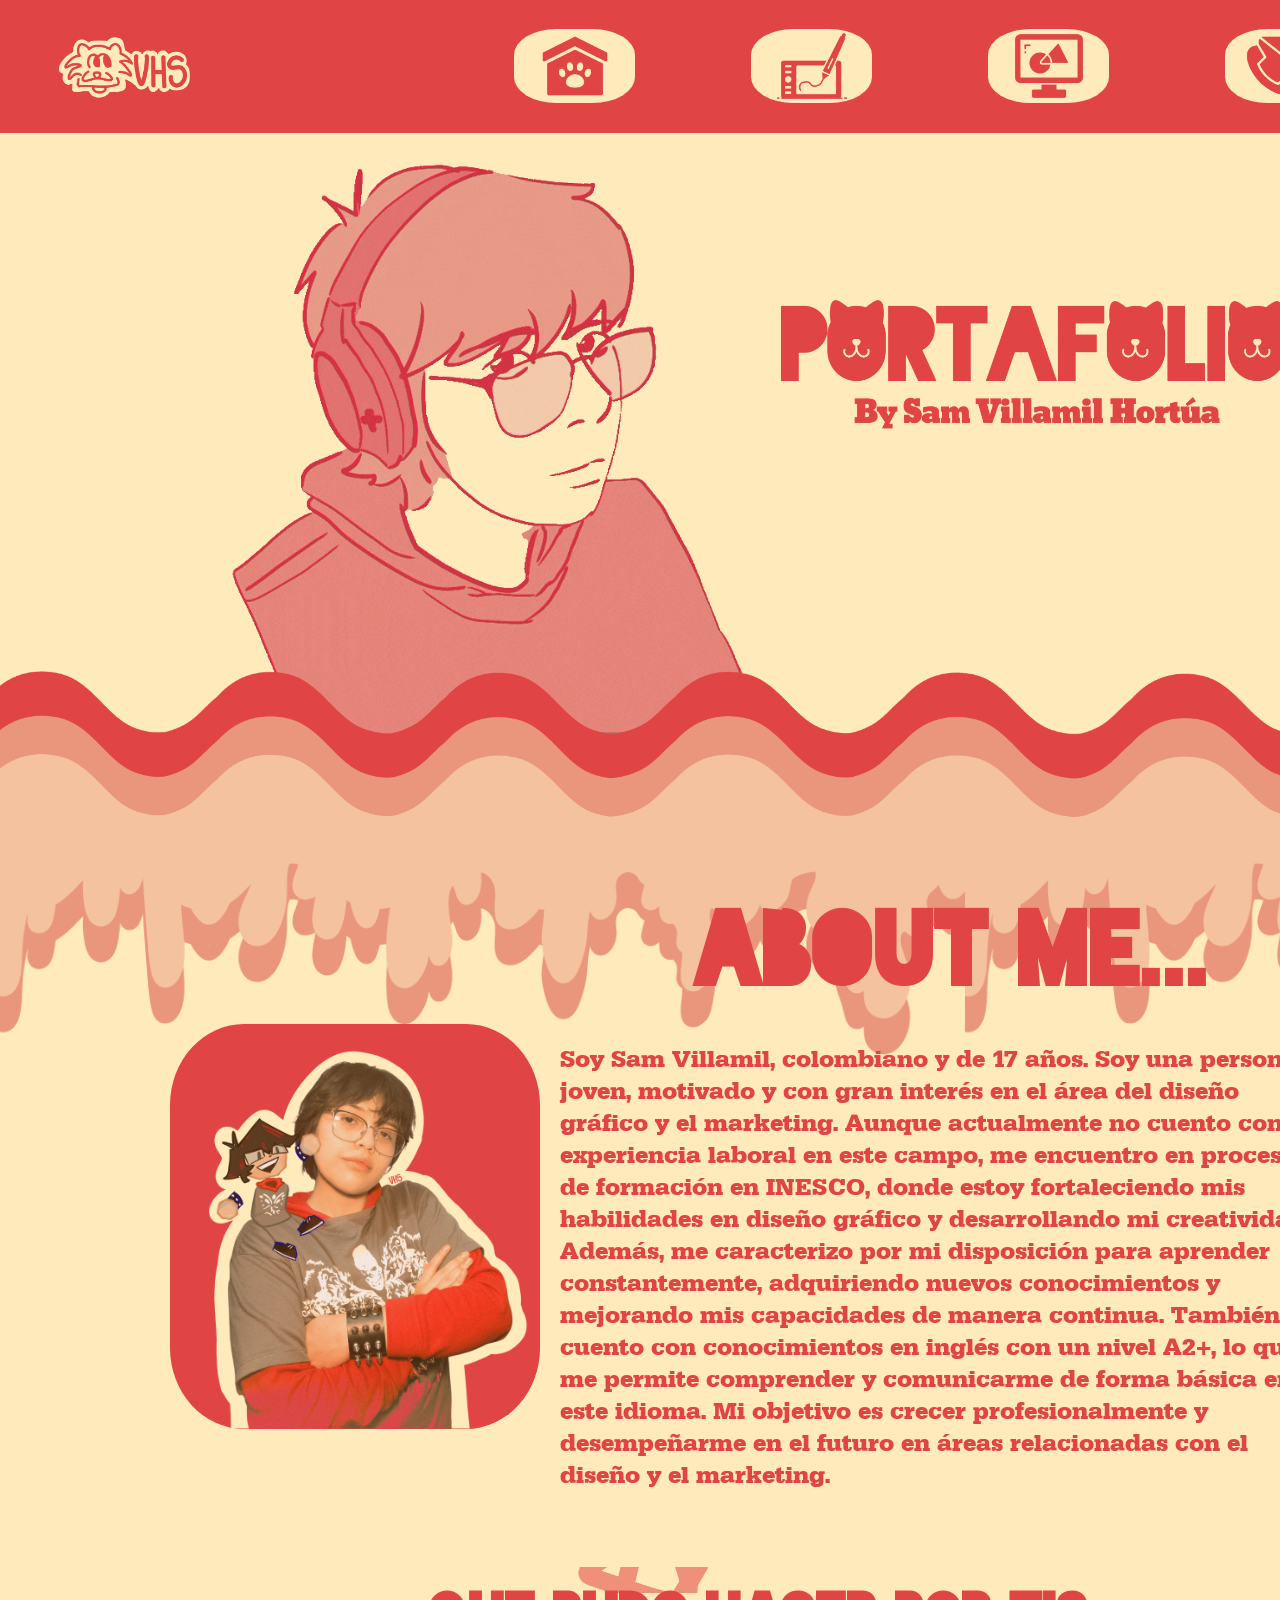
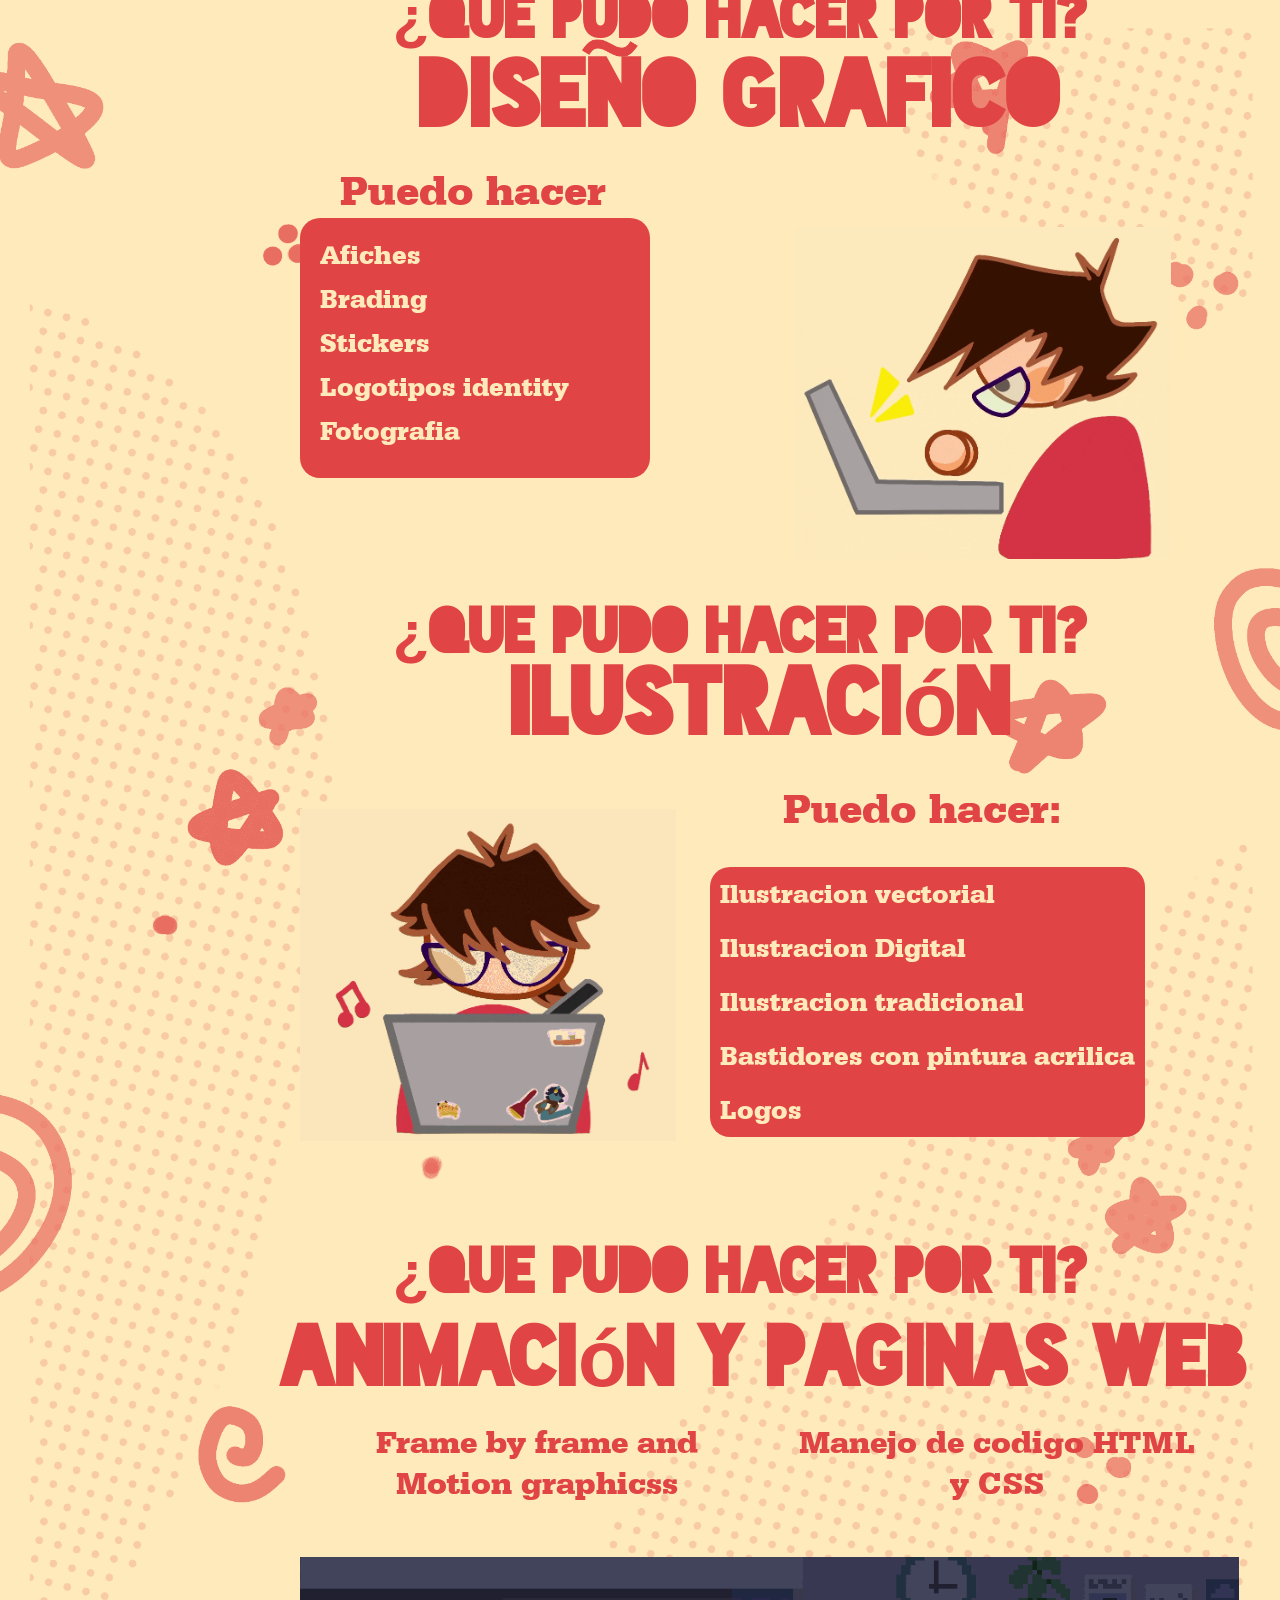
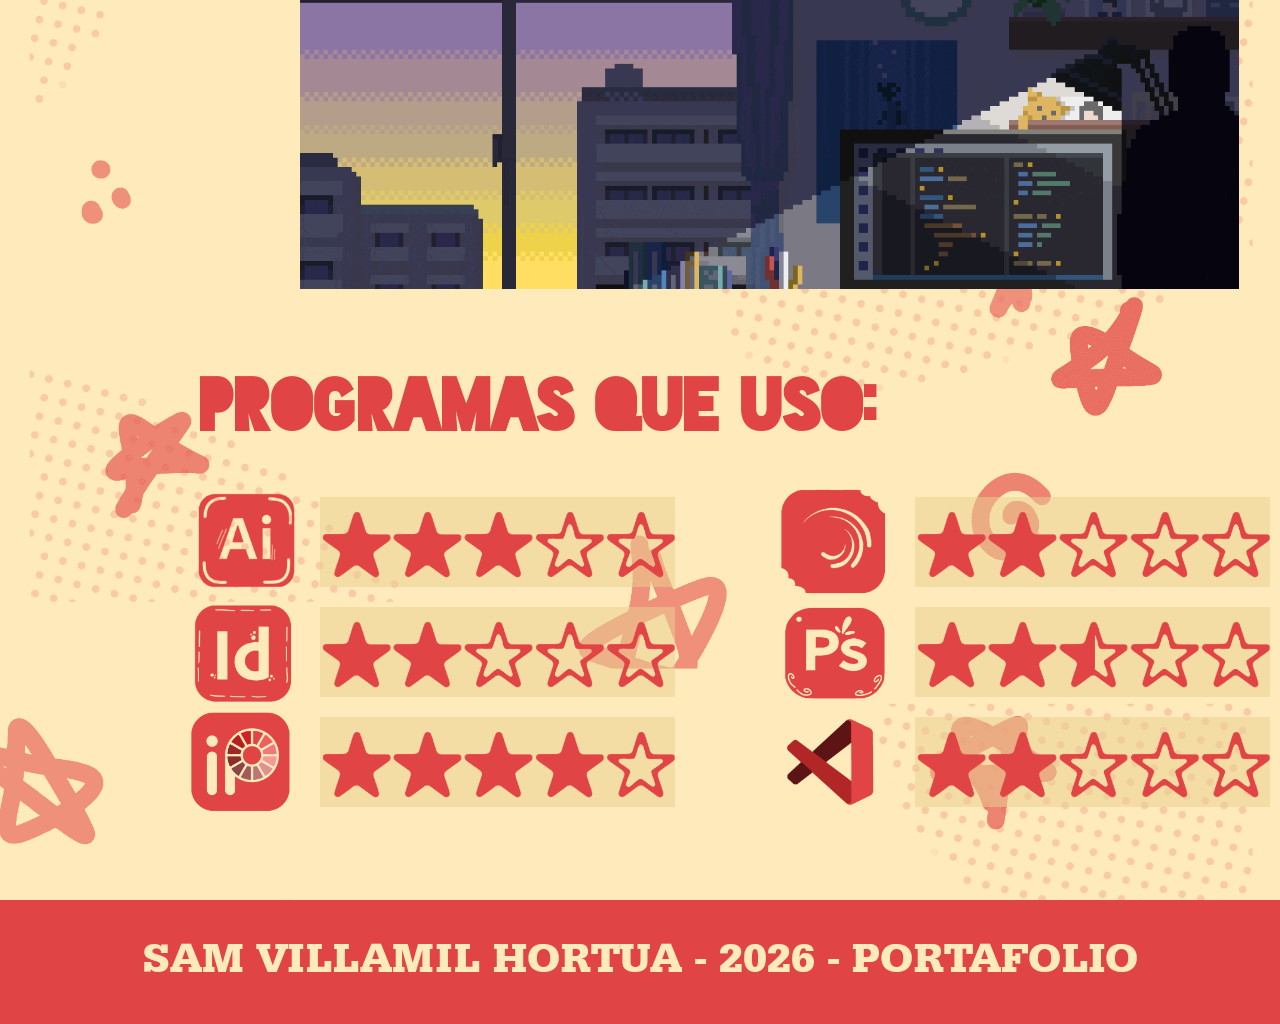
<file: index.html>
<!DOCTYPE html>
<html>

<head>
    <link href="./css/inicio.css" rel="stylesheet" />
    <title>Document</title>
</head>

<body>
    <header class="encabezado absu">
        <section class="interior absu">
            <div class="VHS absu"></div>
            <ul class="menu absu">
                <a href="index.html">
                    <li class="btn home img"></li>
                </a>
                <a href="ilustra.html">
                    <li class="btn ilustracion img"></li>
                </a>
                <a href="diseñoG.html">
                    <li class="btn digital img"></li>
                </a>
                <a href="contacto.html">
                    <li class="btn contactar img"></li>
                </a>
            </ul>
        </section>
    </header>
    <main class="cuerpo absu">
                <article class="elementos">
                    <section class="me_name absu">
                        <div class="meD absu"></div>
                        <div class="name absu"></div>
                    </section>
                    <div class="honda absu"></div>
                </article>
            </div>
            <div class="informacion absu">
                <article class="elementos2 absu">
                    <p class="texto1 absu">Soy Sam Villamil, colombiano y de 17 años. Soy una persona joven, motivado y con gran interés en el área del diseño gráfico y el marketing. Aunque actualmente no cuento con experiencia laboral en este campo, me encuentro en proceso de formación en INESCO, donde estoy fortaleciendo mis habilidades en diseño gráfico y desarrollando mi creatividad. Además, me caracterizo por mi disposición para aprender constantemente, adquiriendo nuevos conocimientos y mejorando mis capacidades de manera continua. También cuento con conocimientos en inglés con un nivel A2+, lo que me permite comprender y comunicarme de forma básica en este idioma. Mi objetivo es crecer profesionalmente y desempeñarme en el futuro en áreas relacionadas con el diseño y el marketing.</p>
                    <h2 class="info absu">ABOUT ME...</h2>
                    <div class="fotome absu"></div>
                </article>
        <article class="part2 absu">
            <h2 class="pregunta absu"> ¿Que pudo hacer por ti?</h2>
            <h2 class="habilidad1 absu"> Diseno Grafico</h2>
            <div class="titulo_formaÑ absu"></div>
            <section class="contenido1 absu">
                <p class="Make num1">Puedo hacer</p>
                <ul class="lista1">
                    <li class="lista01">Afiches</li>
                    <li class="lista01">Brading</li>
                    <li class="lista01">Stickers</li>
                    <li class="lista01">Logotipos identity</li>
                    <li class="lista01">Fotografia</li>
                </ul>
                <div class="dibujo2 absu"></div>
            </section>
        </article>
        <article class="part3 absu">
            <h2 class="pregunta2 absu"> ¿Que pudo hacer por ti?</h2>
            <h2 class="habilidad2 absu"> Ilustración </h2>
            <section class="contenido2 absu">
                <p class="Make num2">Puedo hacer:</p>
                <ul class="lista2">
                    <li class="lista02 primero">Ilustracion vectorial</li>
                    <li class="lista02">Ilustracion Digital</li>
                    <li class="lista02">Ilustracion tradicional</li>
                    <li class="lista02">Bastidores con pintura acrilica</li>
                    <li class="lista02">Logos</li>
                </ul>
                <div class="dibujo3 absu"></div>
            </section>
        </article>
        <article class="part4 absu">
            <h2 class="pregunta3 absu"> ¿Que pudo hacer por ti?</h2>
            <h2 class="habilidad3 absu"> Animación y Paginas web</h2>
            <section class="lista3 absu">
                <p class="dos_cosas absu">Frame by frame and Motion graphicss</p>
                <p class="dos_cosas derecho absu">Manejo de codigo HTML y CSS</p>
            </section>
            <div class="dibujo4 absu"></div>
        </article>
        <article class="apps absu">
            <h2 class="programas absu">Programas que uso:</h2>
            <section class="puntuacion absu">
                <article class="logo_stars absu">
                    <a href="https://www.adobe.com/co/products/illustrator/campaign/pricing.html?sdid=ZFN4F954&mv=search&mv2=paidsearch&ef_id=CjwKCAjw14zPBhAuEiwAP3-Eb-jHeyANZskdhIqOCxu9r-uWZx4-LvfZsxE-NN9jiHR3ILsbjFAyTBoClpwQAvD_BwE:G:s&s_kwcid=AL!3085!3!719866302669!e!!g!!adobe%20illustrator!21874960727!173809609110&gad_source=1&gad_campaignid=21874960727&gbraid=0AAAAADxybVqfRrCJ10BMXyv-_8QQWJgBM&gclid=CjwKCAjw14zPBhAuEiwAP3-Eb-jHeyANZskdhIqOCxu9r-uWZx4-LvfZsxE-NN9jiHR3ILsbjFAyTBoClpwQAvD_BwE"><div class="logo sec1 absu"></div></a>
                    <a href="https://www.adobe.com/co/products/indesign.html?sdid=Z662FJM6&mv=search&mv2=paidsearch&ef_id=CjwKCAjw14zPBhAuEiwAP3-Eb966ZqRDH5oP9jiVU_vNp0gCXNcxyBjPWrUfi_Aoioz_AXxu3to7JxoCYVMQAvD_BwE:G:s&s_kwcid=AL!3085!3!719866302849!e!!g!!indesign%20adobe!21874960538!170937933578&gad_source=1&gad_campaignid=21874960538&gbraid=0AAAAADxybVoKngKg0opct-X8EarqPW0Nq&gclid=CjwKCAjw14zPBhAuEiwAP3-Eb966ZqRDH5oP9jiVU_vNp0gCXNcxyBjPWrUfi_Aoioz_AXxu3to7JxoCYVMQAvD_BwE"><div class="logo sec2 absu"></div></a>
                    <a href="https://ibispaint.com/?lang=es"><div class="logo sec3 absu"></div></a>
                    <div class="stars points1 absu"></div>
                    <div class="stars points2 absu"></div>
                    <div class="stars points3 absu"></div>
                </article>
                <article class="logo_stars2 absu">
                    <a href="https://play.google.com/store/apps/details?id=com.alightcreative.motion&hl=en"><div class="logo2 sec4 absu"></div></a>
                    <a href="https://www.adobe.com/products/photoshop.html"><div class="logo2 sec5 absu"></div></a>
                    <a href="https://code.visualstudio.com/"><div class="logo2 sec6 absu"></div></a>
                    <div class="stras2 points4 absu"></div>
                    <div class="stras2 points5 absu"></div>
                    <div class="stras2 points6 absu"></div>
                </article>
            </section>
        </article>
    </main>
    <footer class="pie_pg"> SAM VILLAMIL HORTUA - 2026 - PORTAFOLIO</footer>
</body>

</html>
</file>
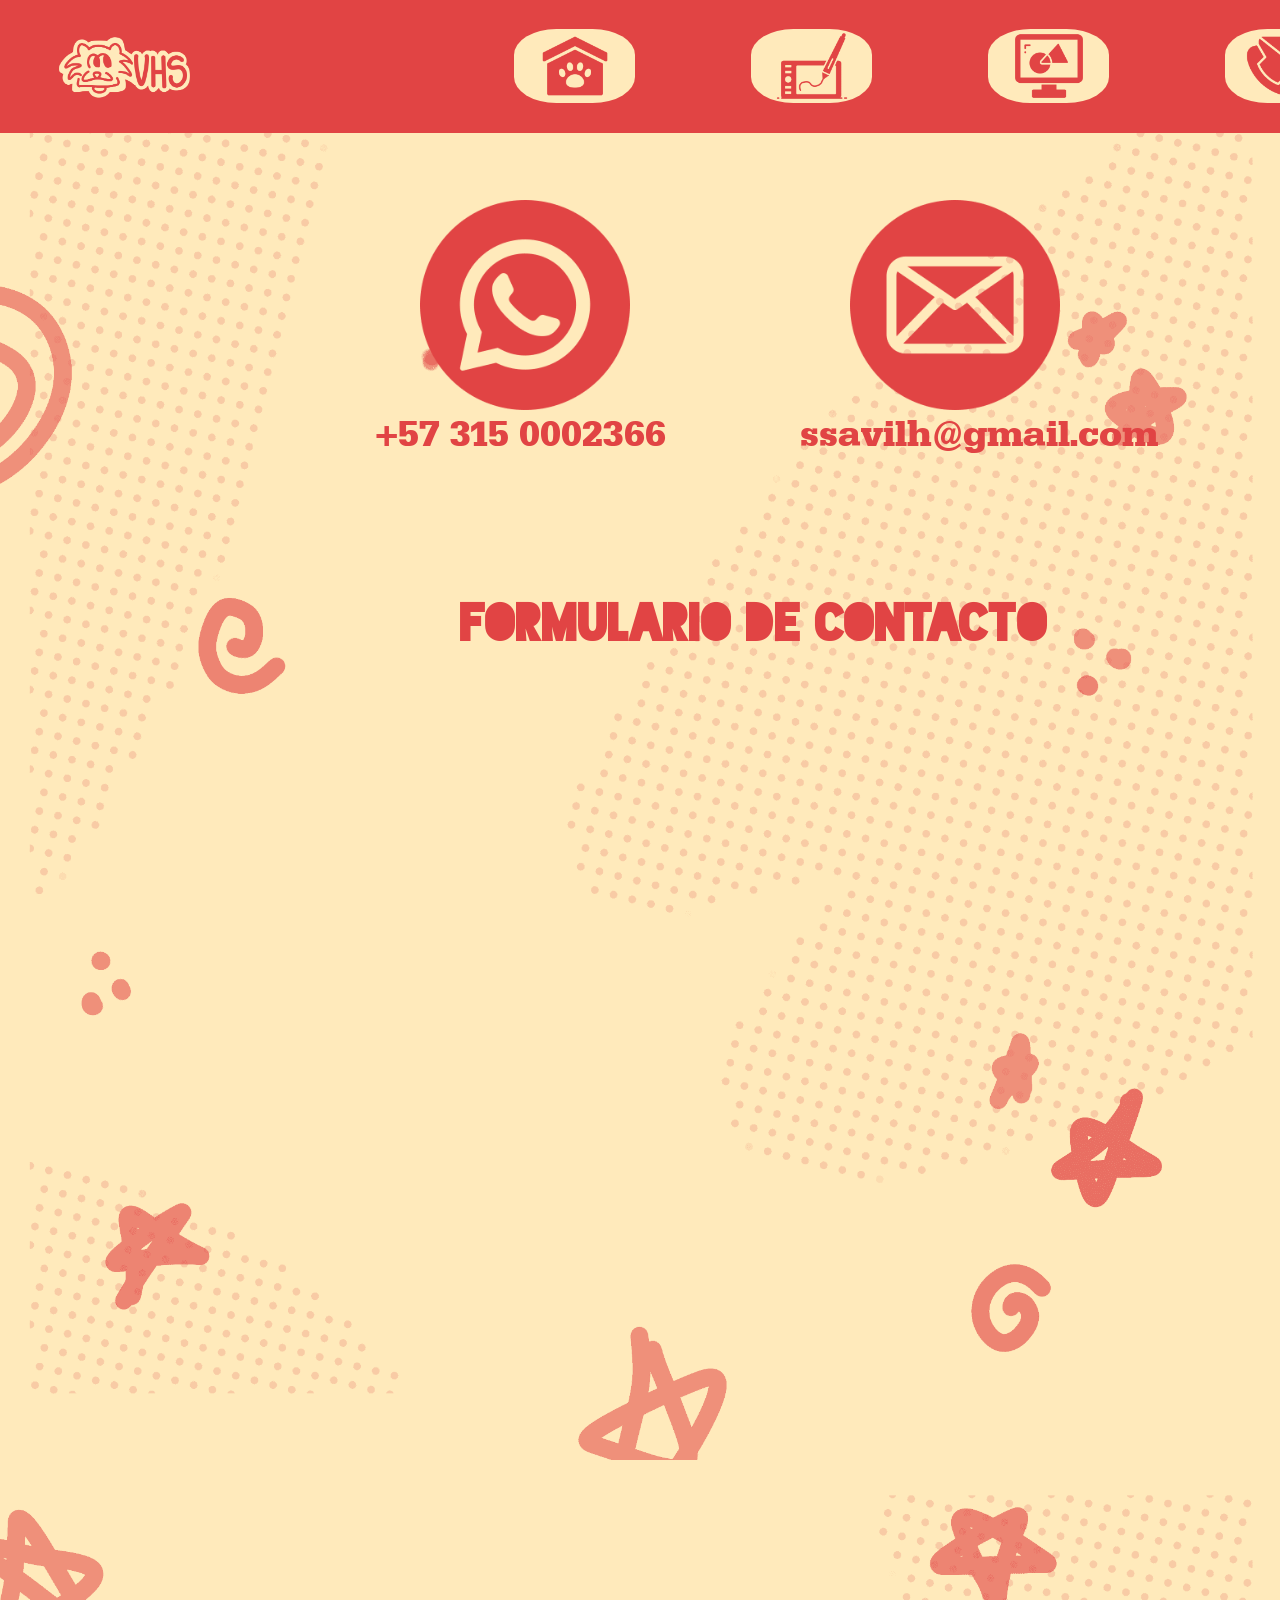
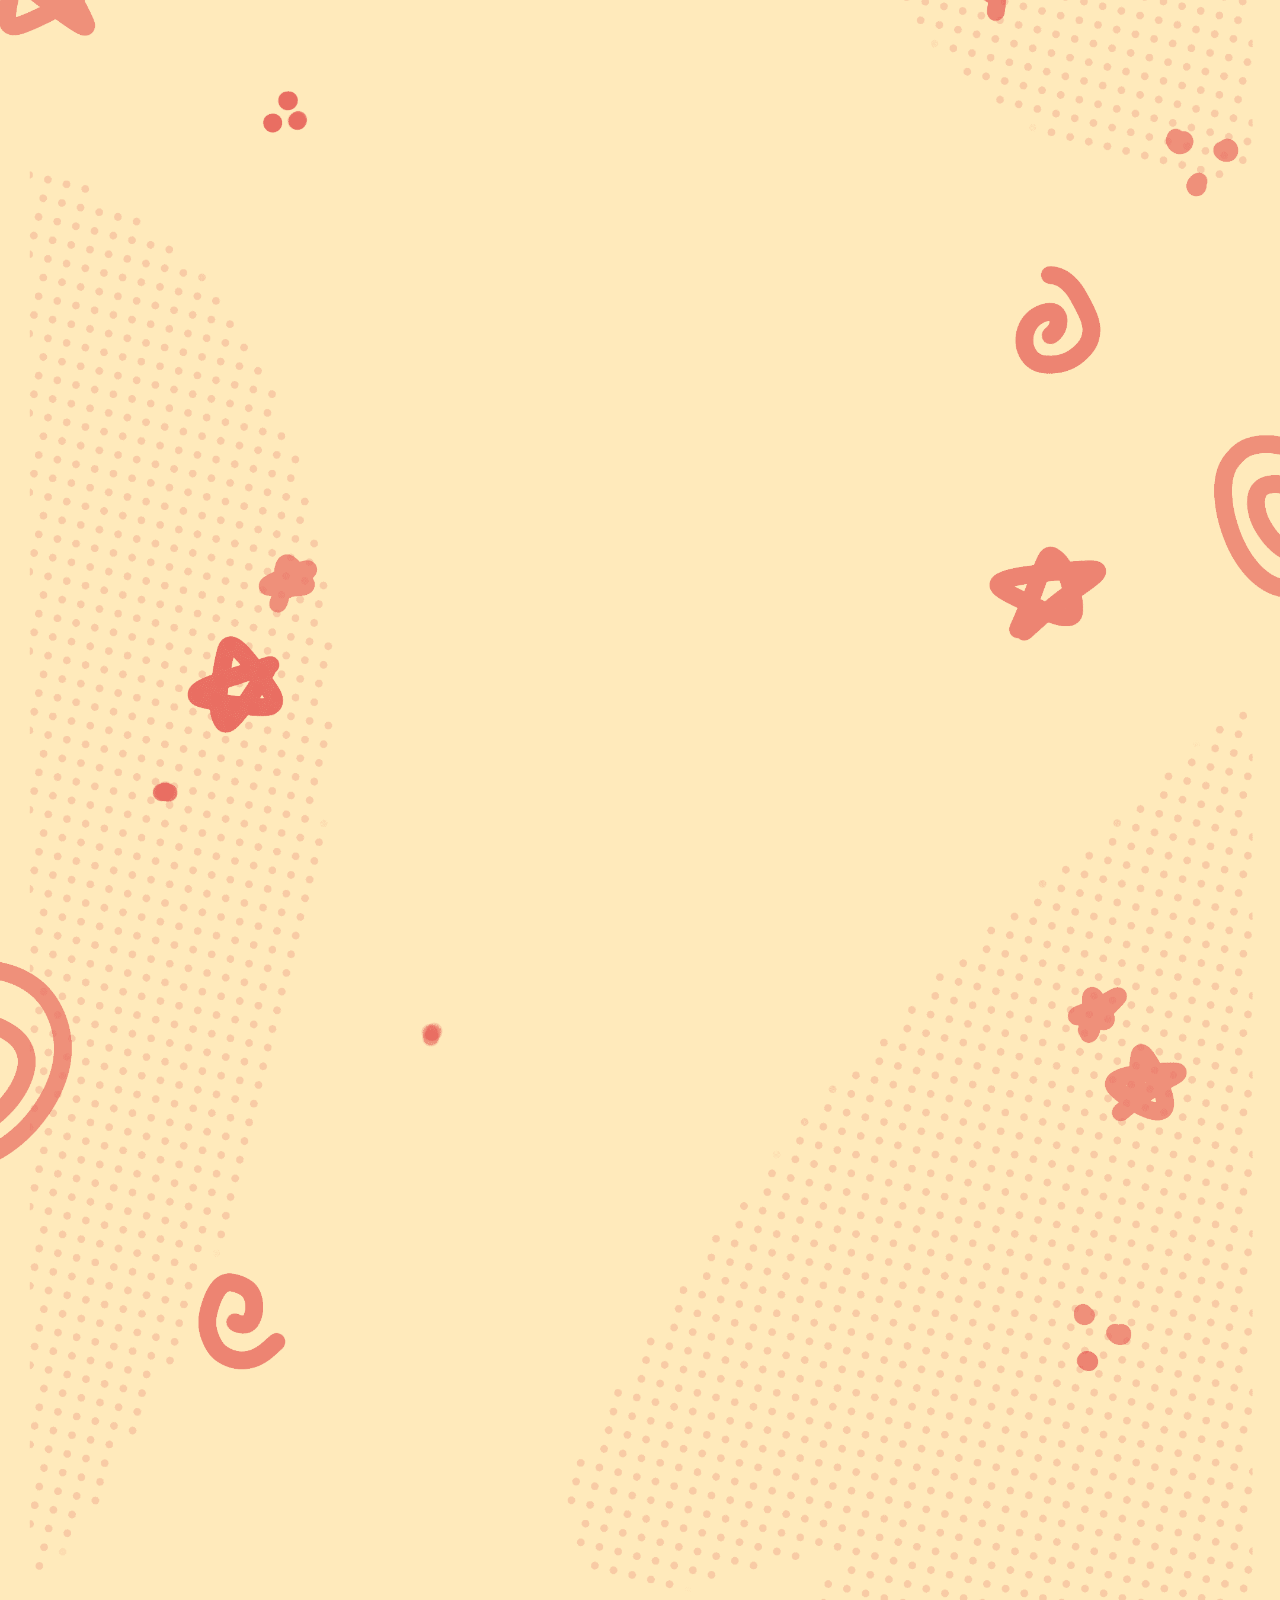
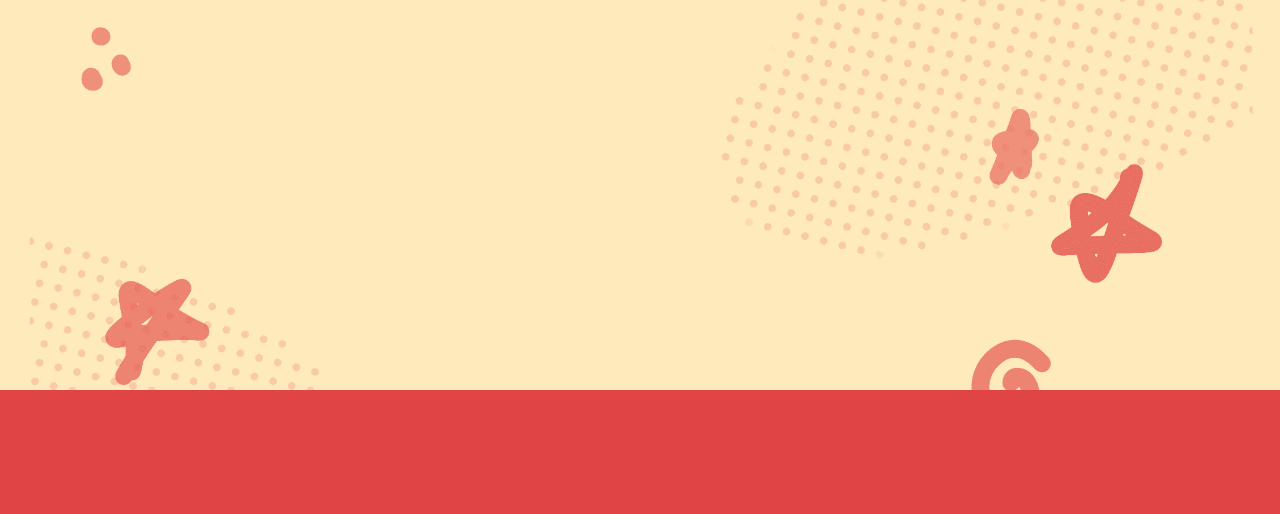
<file: contacto.html>
<!DOCTYPE html>
<html>

<head>
    <link href="./css/contacto.css" rel="stylesheet">
    <title>Document</title>
</head>

<body>
    <header class="encabezado abso">
        <section class="interior abso">
            <div class="VHS abso"></div>
            <ul class="menu abso">
                <a href="index.html">
                    <li class="btn home img"></li>
                </a>
                <a href="ilustra.html">
                    <li class="btn ilustracion img"></li>
                </a>
                <a href="diseñoG.html">
                    <li class="btn digital img"></li>
                </a>
                <a href="contacto.html">
                    <li class="btn contactar img"></li>
                </a>
            </ul>
        </section>
    </header>
    <main class="cuerpo">
        <section class="redesme">
            <article class="contac">
                <a href="https://wa.me/qr/T2FTTUCKAQ57J1"><div class="whatsapp"></div></a>
                <p class="nameR">+57 315 0002366</p>
            </article>
            <article class="contac2">
                <a href="ssavilh@gmail.com"><div class="correo"></div></a>
                <p class="nameR2">ssavilh@gmail.com</p>
            </article>
        </section>
        <article>
            <h2 class="ttl">Formulario de contacto</h2>
            <iframe src="https://docs.google.com/forms/d/e/1FAIpQLSc2yry8bDFXrmdobc2cdT5waHLzt_0UDaMoRDIeIYzdFSRNUw/viewform?embedded=true" width="640" height="2803" frameborder="0" marginheight="0" marginwidth="0" class="formulario">Loading…</iframe>
        </article>
    </main>
    <footer class="pie_pg abso"></footer>
</body>

</html>
</file>
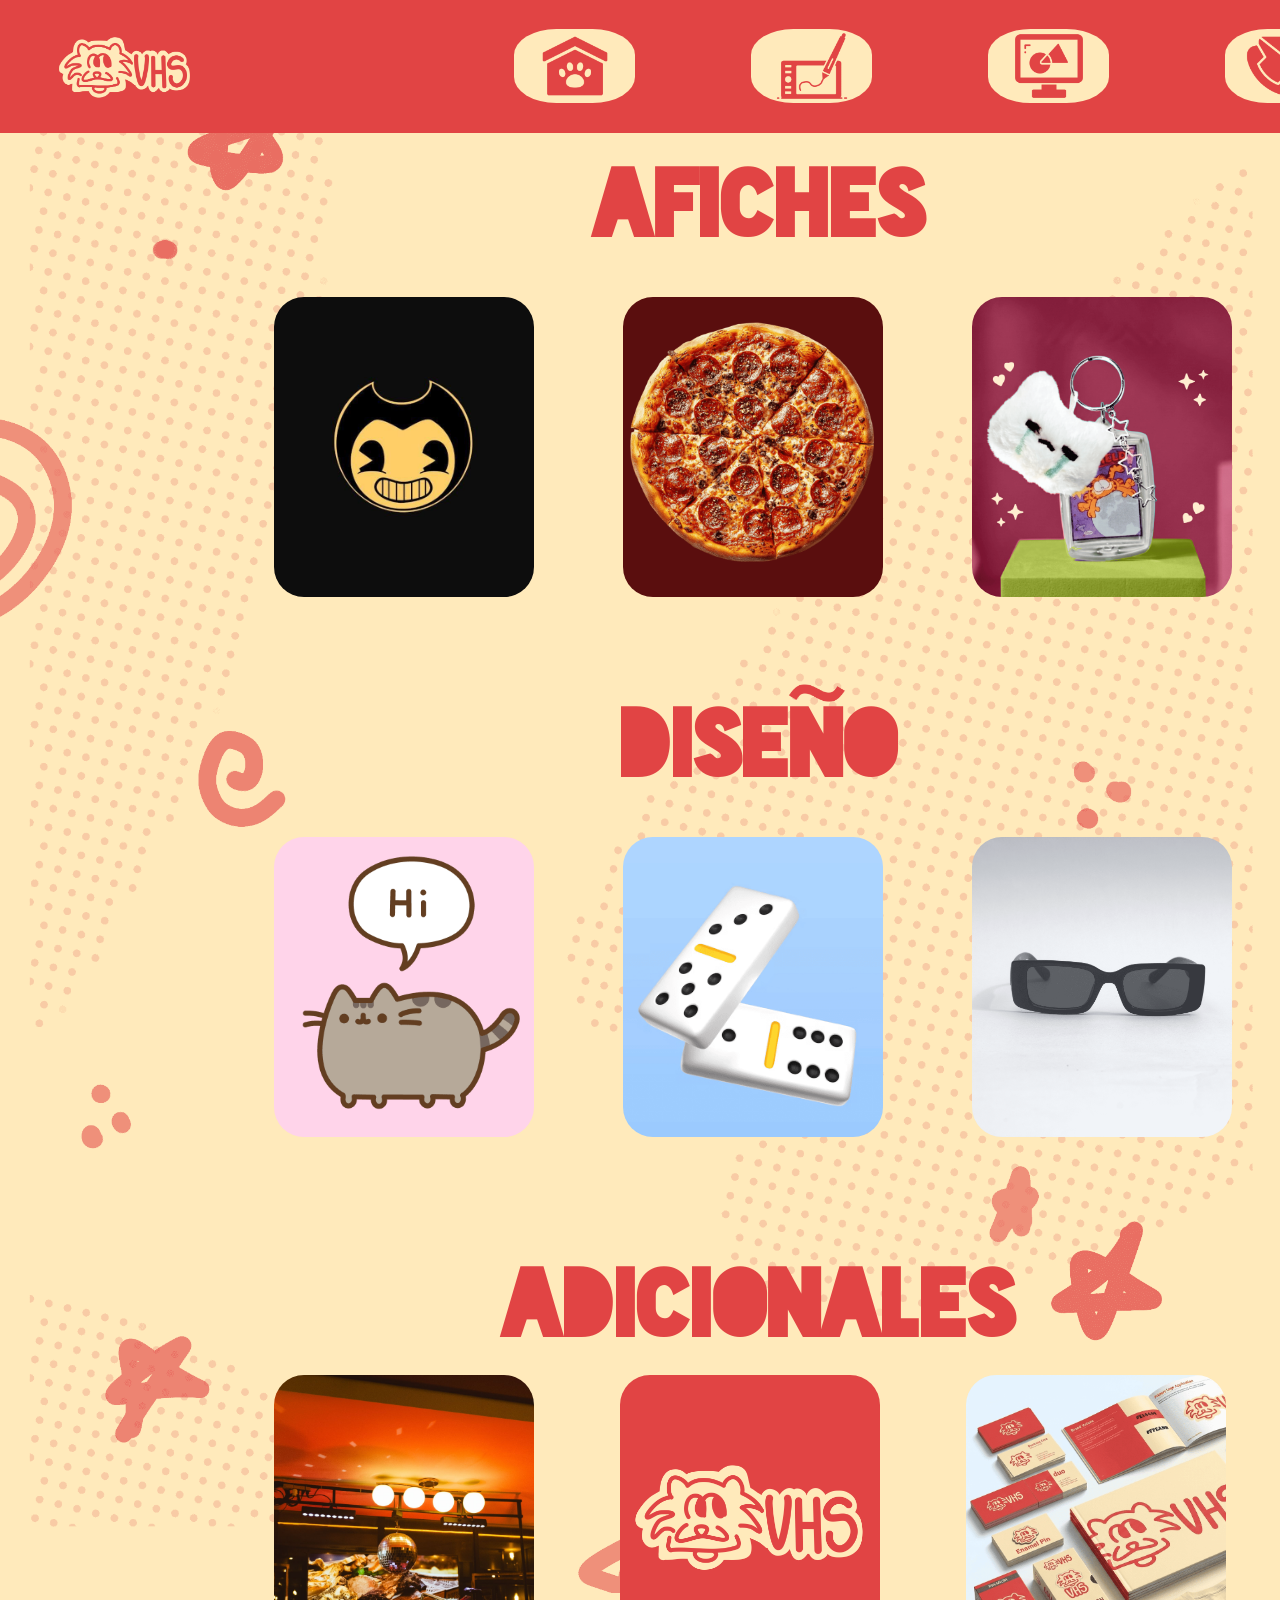
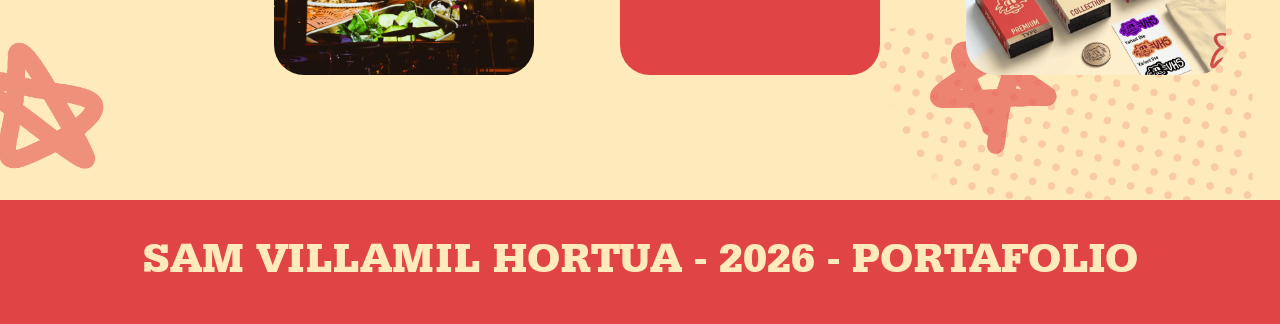
<file: diseñoG.html>
<!DOCTYPE html>
<html>

<head>
    <link href="./css/disenoG.css" rel="stylesheet">
    <title>Document</title>
</head>

<body>
    <header class="encabezado abso">
        <section class="interior abso">
            <div class="VHS abso"></div>
            <ul class="menu abso">
                <a href="index.html">
                    <li class="btn home img"></li>
                </a>
                <a href="ilustra.html">
                    <li class="btn ilustracion img"></li>
                </a>
                <a href="diseñoG.html">
                    <li class="btn digital img"></li>
                </a>
                <a href="contacto.html">
                    <li class="btn contactar img"></li>
                </a>
            </ul>
        </section>
    </header>
    <main class="cuerpo abso">
        <article class="trabajos1 abso">
            <h2 class="name1 abso">Afiches</h2>
            <section class="muestra1 abso">
                <a href="#desc1"><div class="tr_1 cuad abso"></div></a>
                <a href="#desc2"><div class="tr_2 cuad abso"></div></a>
                <a href="#desc3"><div class="tr_3 cuad abso"></div></a>
            </section>
        </article>
        <article class="trabajos2 abso">
            <h2 class="name1 abso">Diseno</h2>
            <div class="titulo_formaÑ absu"></div>
            <section class="muestra2 abso">
                <a href="#desc4"><div class="tr_4 cuad abso"></div></a>
                <a href="#desc5"><div class="tr_5 cuad abso"></div></a>
                <a href="#desc6"><div class="tr_6 cuad abso"></div></a>
            </section>
        </article>
        <article class="trabajos3 abso">
            <h2 class="name1 abso">Adicionales</h2>
            <section class="muestra3 abso">
                <a href="#desc7"><div class="tr_7 cuad abso"></div></a>
                <a href="#desc8"><div class="tr_8 cuad abso"></div></a>
                <a href="#desc9"><div class="tr_9 cuad abso"></div></a>
            </section>
        </article>
        <section class="descripciones abso" id="desc1">
                <div class="tr_mtra t1"></div>
                <article class="texto">
                    <h2 class="tittle">Calendarico con tematica de Bendy and the ink machine</h2>
                    <p class="desc">Un trabajo que realicé en uno de mis módulos en Inesco, donde, a partir de un videojuego, desarrollé toda su temática y finalmente, lo imprimí completo y lo ensamblé.</p>
                    <a href="#"><div class="btn_des abso">cerrar</div></a>
                </article>
        </section>
        <section class="descripciones abso" id="desc2">
                <div class="tr_mtra2 t2"></div>
                <article class="texto">
                    <h2 class="tittle">Menu pizzeria</h2>
                    <p class="desc">Trabajo hecho durante mi proceso en el modulo de diseño basico en inesco</p>
                    <a href="#"><div class="btn_des abso">cerrar</div></a>
                </article>
        </section>
        <section class="descripciones abso" id="desc3">
                <div class="tr_mtra3 t3"></div>
                <article class="texto">
                    <h2 class="tittle">VHS Shop</h2>
                    <p class="desc">Es un proyecto propio en el que empecé a vender llaveros y, de manera independiente, diseñé y elaboré mi catálogo para poder comercializarlos.</p>
                    <a href="#"><div class="btn_des abso">cerrar</div></a>
                </article>
        </section>
        <section class="descripciones abso" id="desc4">
                <div class="tr_mtra4 t4"></div>
                <article class="texto">
                    <h2 class="tittle">Stickers de pusheen</h2>
                    <p class="desc">stickers que hice de maner idependiente para poder venderlos en la tienda VHS SHOP o como regalo </p>
                    <a href="#"><div class="btn_des abso">cerrar</div></a>
                </article>
        </section>
        <section class="descripciones abso ancho" id="desc5">
                <div class="tr_mtra5 t5"></div>
                <article class="texto ajuste">
                    <h2 class="tittle">Domino</h2>
                    <p class="desc">Mini publicidad sobre el juego de dominó. Es un trabajo independiente que integra fotografías propias tomadas durante mi formación en el módulo de Fotografía</p>
                    <a href="#"><div class="btn_des abso">cerrar</div></a>
                </article>
        </section>
        <section class="descripciones abso ancho" id="desc6">
                <div class="tr_mtra6 t6"></div>
                <article class="texto ajuste">
                    <h2 class="tittle">La nueva mirada</h2>
                    <p class="desc">Esta es una pieza publicitaria que hice de forma independiente para poner a prueba mis habilidades y seguir reforzando lo aprendido</p>
                    <a href="#"><div class="btn_des abso">cerrar</div></a>
                </article>
        </section>
        <section class="descripciones abso" id="desc7">
                <div class="tr_mtra7 t7"></div>
                <article class="texto">
                    <h2 class="tittle">Collage</h2>
                    <p class="desc">Fotos que tome durante una visita a un restuarante </p>
                    <a href="#"><div class="btn_des abso">cerrar</div></a>
                </article>
        </section>
        <section class="descripciones abso ancho" id="desc8">
                <div class="tr_mtra8 t8"></div>
                <article class="texto ajuste">
                    <h2 class="tittle">VHS CAT
                    </h2>
                    <p class="desc">Este es mi logo personal, la imagen que me representa. Lo diseñé pensando en que fuera súper versátil, por lo que funciona perfecto en cualquier tamaño y se adapta súper bien a cualquier combinación de colores.</p>
                    <a href="#"><div class="btn_des abso">cerrar</div></a>
                </article>
        </section>
        <section class="descripciones abso ancho" id="desc9">
                <div class="tr_mtra9 t9"></div>
                <article class="texto ajuste">
                    <h2 class="tittle">Brading VHS Shop</h2>
                    <p class="desc">Desarrollo de branding para mi identidad personal. En este proyecto, exploré el uso de los colores base de mi logotipo y generé diversas variaciones para asegurar su versatilidad.</p>
                    <a href="#"><div class="btn_des abso">cerrar</div></a>
                </article>
        </section>
    </main>
    <footer class="pie_pg abso">SAM VILLAMIL HORTUA - 2026 - PORTAFOLIO</footer>
</body>

</html>
</file>
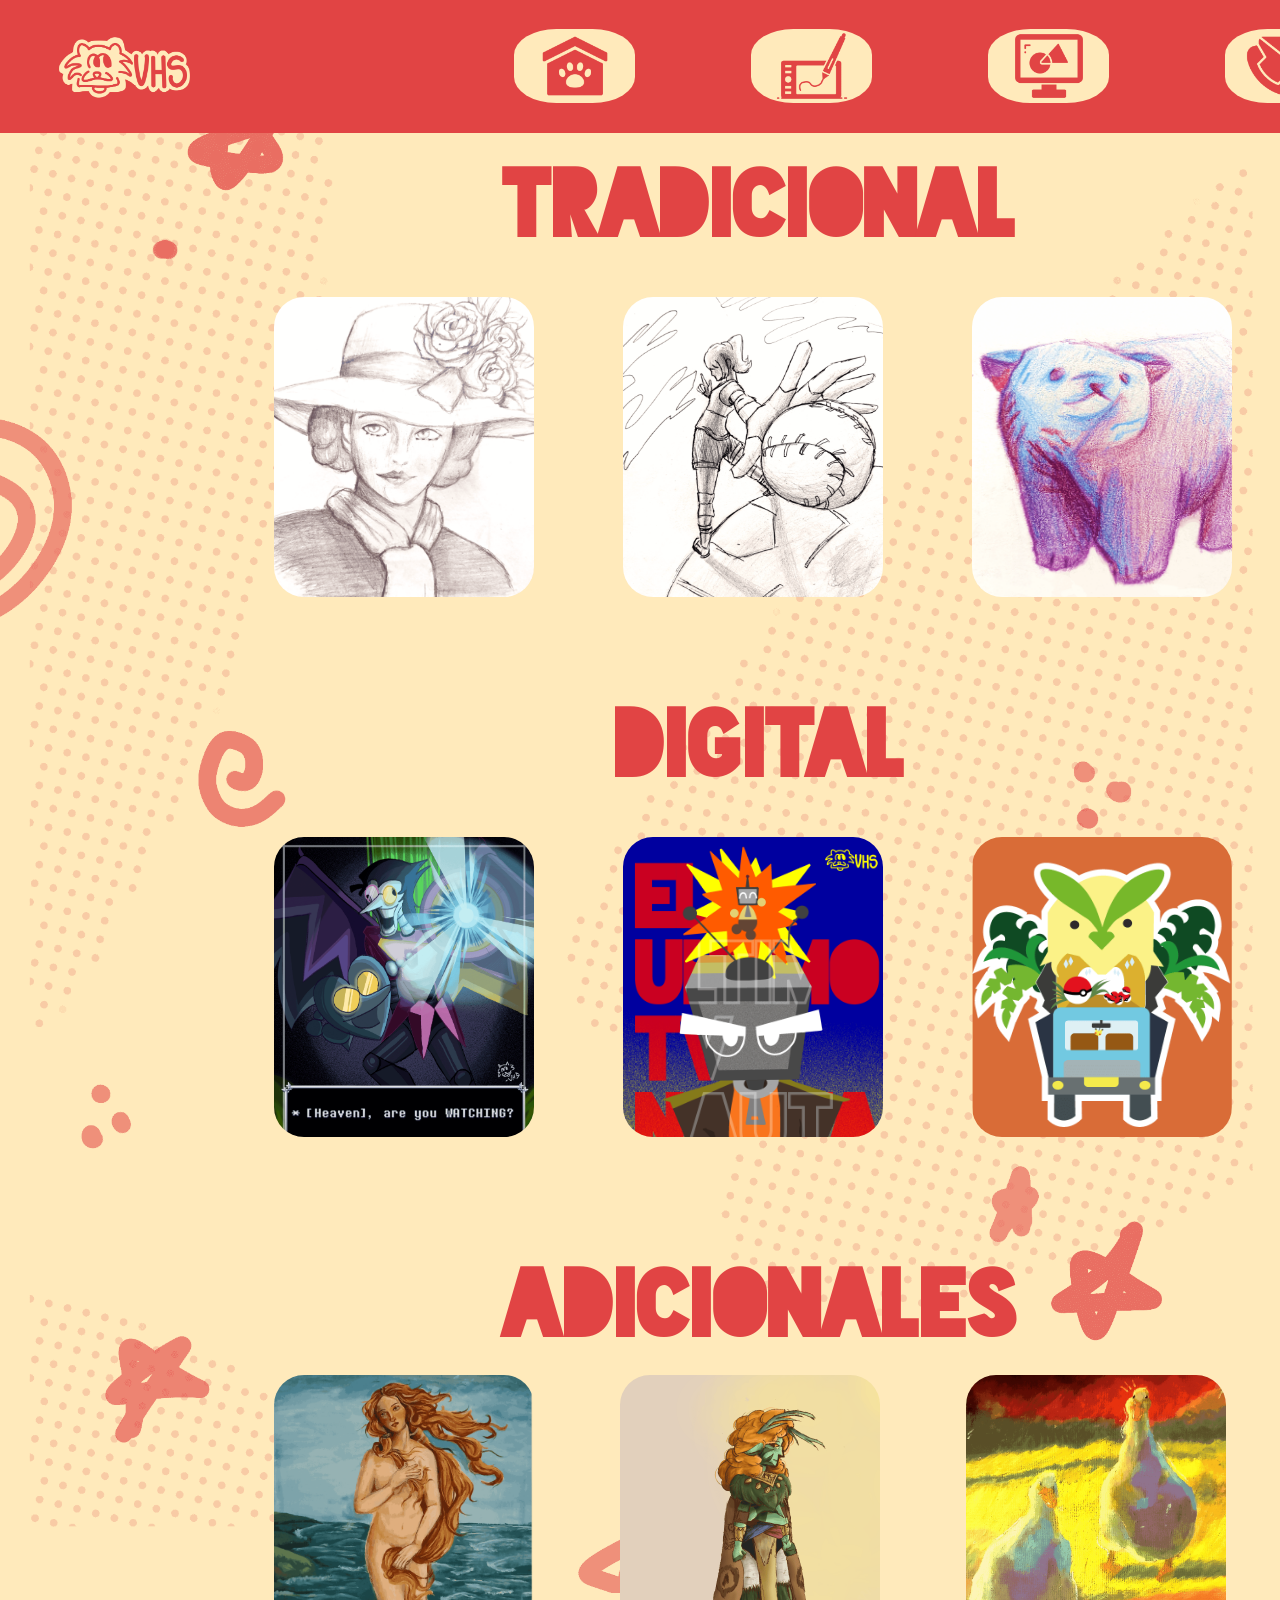
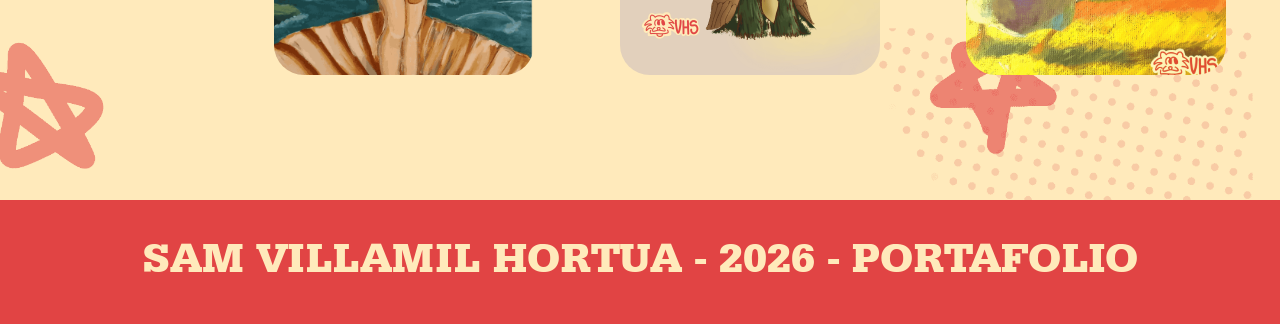
<file: ilustra.html>
<!DOCTYPE html>
<html>

<head>
    <link href="./css/ilustra.css" rel="stylesheet">
    <title>Document</title>
</head>

<body>
    <header class="encabezado abso">
        <section class="interior abso">
            <div class="VHS abso"></div>
            <ul class="menu abso">
                <a href="index.html">
                    <li class="btn home img"></li>
                </a>
                <a href="ilustra.html">
                    <li class="btn ilustracion img"></li>
                </a>
                <a href="diseñoG.html">
                    <li class="btn digital img"></li>
                </a>
                <a href="contacto.html">
                    <li class="btn contactar img"></li>
                </a>
            </ul>
        </section>
    </header>
    <main class="cuerpo abso"> 
        <article class="trabajos1 abso">
            <h2 class="name abso">tradicional</h2>
            <section class="muestra1 abso">
                <a href="#desc1"><div class="tr_1 cuad abso"></div></a>
                <a href="#desc2"><div class="tr_2 cuad abso"></div></a>
                <a href="#desc3"><div class="tr_3 cuad abso"></div></a>
            </section>
        </article>
        <article class="trabajos2 abso">
            <h2 class="name abso">Digital</h2>
            <section class="muestra2 abso">
                <a href="#desc4"><div class="tr_4 cuad abso"></div></a>
                <a href="#desc5"><div class="tr_5 cuad abso"></div></a>
                <a href="#desc6"><div class="tr_6 cuad abso"></div></a>
            </section>
        </article>
        <article class="trabajos3 abso">
            <h2 class="name abso">Adicionales</h2>
            <section class="muestra3 abso">
                <a href="#desc7"><div class="tr_7 cuad abso"></div></a>
                <a href="#desc8"><div class="tr_8 cuad abso"></div></a>
                <a href="#desc9"><div class="tr_9 cuad abso"></div></a>
            </section>
        </article>
        <section class="descripciones abso" id="desc1">
                <div class="tr_mtra t1"></div>
                <article class="texto">
                    <h2 class="tittle">Rostros</h2>
                    <p class="desc">Durante los talleres (Workshop) en mi escuela, experimenté con diversas técnicas de representación facial, lo que me permitió consolidar una identidad visual propia.</p>
                    <a href="#"><div class="btn_des abso">cerrar</div></a>
                </article>
        </section>
        <section class="descripciones abso" id="desc2">
                <div class="tr_mtra2 t2"></div>
                <article class="texto">
                    <h2 class="tittle">Angulos o perpectivas</h2>
                    <p class="desc">En mis talleres (Workshops) puse en práctica desde el dibujo de la figura humana hasta la aplicación de diversas perspectivas y ángulos</p>
                    <a href="#"><div class="btn_des abso">cerrar</div></a>
                </article>
        </section>
        <section class="descripciones abso ancho" id="desc3">
                <div class="tr_mtra3 t3"></div>
                <article class="texto">
                    <h2 class="tittle">Tecnicas de color</h2>
                    <p class="desc">En mis workshops, trabajé bastante en cómo mejorar la saturación y el manejo del color. Aprendí a dejar de lado el negro para las sombras y, en su lugar, aplicar la teoría del color para lograr contrastes más naturales y vibrantes.</p>
                    <a href="#"><div class="btn_des abso">cerrar</div></a>
                </article>
        </section>
        <section class="descripciones abso" id="desc4">
                <div class="tr_mtra4 t4"></div>
                <article class="texto">
                    <h2 class="tittle">Fanarts Deltarune</h2>
                    <p class="desc">Con el lanzamiento del capítulo 5 de Deltarune, la comunidad se llenó de arte increíble y quise unirme al apoyo compartiendo estos dos fanarts que realicé </p>
                    <a href="#"><div class="btn_des abso">cerrar</div></a>
                </article>
        </section>
        <section class="descripciones abso ancho" id="desc5">
                <div class="tr_mtra5 t5"></div>
                <article class="texto ajuste">
                    <h2 class="tittle">Fanarts</h2>
                    <p class="desc">Son obras independientes que realicé basándome en mis gustos personales dentro de diversas comunidades y proyectos de internet.</p>
                    <a href="#"><div class="btn_des abso">cerrar</div></a>
                </article>
        </section>
        <section class="descripciones abso ancho" id="desc6">
                <div class="tr_mtra6 t6"></div>
                <article class="texto">
                    <h2 class="tittle">Carabana de pokemon </h2>
                    <p class="desc">Inspirado en el lanzamiento de la última generación de Pokémon, creé una caravana dibujada a mano centrada en Browt. Para perfeccionar el resultado, realicé todo el proceso de vectorización digital. </p>
                    <a href="#"><div class="btn_des abso">cerrar</div></a>
                </article>
        </section>
        <section class="descripciones abso ancho" id="desc7">
                <div class="tr_mtra7 t7"></div>
                <article class="texto ajuste">
                    <h2 class="tittle">Bastidores</h2>
                    <p class="desc">Estos son los dos bastidores que presenté en el concurso de arte de mi escuela. 'Afrodita' es el más grande, con 160 cm por 100 cm, mientras que 'Victoria' mide 90 cm por 60 cm.</p>
                    <a href="#"><div class="btn_des abso">cerrar</div></a>
                </article>
        </section>
        <section class="descripciones abso ancho" id="desc8">
                <div class="tr_mtra8 t8"></div>
                <article class="texto ajuste">
                    <h2 class="tittle">PERSONAJE PROPIO</h2>
                    <p class="desc">Este es un proyecto personal que se encuentra actualmente en desarrollo. Estoy trabajando en el diseño de diversos personajes, comenzando con esta propuesta</p>
                    <a href="#"><div class="btn_des abso">cerrar</div></a>
                </article>
        </section>
        <section class="descripciones abso" id="desc9">
                <div class="tr_mtra9 t9"></div>
                <article class="texto">
                    <h2 class="tittle">PATOS</h2>
                    <p class="desc">"Un pequeño pero encantador bastidor que realicé para mi presentación final del primer bimestre del Workshop. </p>
                    <a href="#"><div class="btn_des abso">cerrar</div></a>
                </article>
        </section>
    </main>
    <footer class="pie_pg abso">SAM VILLAMIL HORTUA - 2026 - PORTAFOLIO</footer>
</body>

</html>
</file>
<file: css/inicio.css>
* {
  box-sizing: border-box;
  padding: 0;
  margin: 0;
  text-decoration: none;
  list-style: none;
}
@font-face {
  font-family: 'Blackout-Midnight';
  src: url('../fonts/Blackout-Midnight.woff2') format('woff2');
  font-weight: normal;
  font-style: normal;
}
@font-face {
  font-family: 'Serifa-Bold';
  src: url('../fonts/Serifa-Bold.ttf') format('truetype');
  font-weight: bold;
  font-style: normal;
}
h1, h2 {
  font-family: 'Blackout-Midnight', sans-serif;
}

p, footer{
  font-family: 'Serifa-Bold', serif;
}
li{
  font-family: 'Serifa-Bold', serif;
}
body {
  font-size: 14px;
  overflow-x: hidden;
  width: 100%
}
.absu{
  position: absolute;
}
.encabezado {
  width: 100%;
  height: 133px;
  background: #e14444;
}
.interior {
  width: 100%;
  height: 74px;
  top: 29px;
  display: flex;
  flex-wrap: wrap;
}
.VHS {
  width: 150px;
  height: 75px;
  background-image: url(../images/VHS.png);
  background-size: cover;
  background-position-y: 210px;
  left: 50px;
}
.menu {
  width: 847px;
  height: 74px;
  top: 0px;
  left: 499px;
  margin-top: 0px;
  display: flex;
  flex-wrap: wrap;
  justify-content: space-between;
}
.btn {
  width: 121px;
  height: 74px;
  background: #ffeabb;
  margin-left: 15px;
  border-radius: 35%;
}
.img{
  background-size: contain;
  background-repeat: no-repeat;
  background-position-x: center;
}
.home{
  background-image: url(../images/home.png);
  transition: 0.5s;
}
.home:hover{
  transform: scale(0.8);
}
.ilustracion{
  background-image: url(../images/dibujar.png);
  transition: 0.5s;
}
.ilustracion:hover{
  transform: scale(0.8);
}
.digital{
  background-image: url(../images/digital.png);
  transition: 0.5s;
}
.digital:hover{
  transform: scale(0.8);
}
.contactar{
  background-image: url(../images/contactar.png);
  background-position-x: 20px;
  transition: 0.5s;
}
.contactar:hover{
  transform: scale(0.8);
}
.cuerpo {
  top: 133px;
  width: 100%;
  height: 3970px;
  background-image: url(../images/fondo.png);
  background-repeat: repeat;
  background-size: 100%;
  background-position-x: 0px;
  background-position-y: 1460px;
  background-color: #ffeabb;
}
.elementos {
  height: 710px;
  top: 46px;
  background-color: #ffeabb;
}
.me_name {
  height: 516px;
  left: 230px;
}
.meD {
  width: 514px;
  height: 616px;
  background-image: url(../images/Nuevoproyecto1176F849-ezgif.com-gif-maker.gif);
  background-size: cover;
  top: 30px;
}
.name {
  width: 525px;
  height: 250px;
  background-image: url(../images/nombreg.png);
  background-size: cover;
  top: 53px;
  left: 542px;
}
.honda {
  width: 100%;
  height: 323px;
  background-image: url(../images/honda2.png);
  background-position-y: 203px;
  background-size: cover;
  top: 507px;
}
.informacion {
  width: 100%;
  height: 724px;
  top: auto;
  background-color: #ffeabb;
  background-image: url(../images/derretido.png);
  background-size: contain;
}
.elementos2 {
  width: 100%;
  height: 616px;
  top: 41px;
  left: 170px;
}
.texto1 {
  width: 765px;
  height: 385px;
  top: 139px;
  left: 390px;
  font-size: 23px;
  color: #e14444;
  padding-top: 20px;
}
.info {
  width: 525px;
  height: 115px;
  left: 526px;
  font-size: 100px;
  color: #e14444;
  padding-top: 20px;
}
.fotome {
  width: 370px;
  height: 405px;
  background: #e14444;
  background-image: url(../images/me.png);
  background-size: cover;
  border-radius: 20%;
  top: 140px;
  background-position-y: -90px;
}
.part2 {
  width: 871px;
  height: 634px;
  top: 740px;
  left: 300px;
}
.habilidad1 {
  width: 770px;
  height: 150px;
  left: 55px;
  font-size: 90px;
  color: #e14444;
  text-align: center;
  top: 70px
}
.pregunta {
  width: 770px;
  height: 150px;
  left: 55px;
  font-size: 60px;
  color: #e14444;
  text-align: center;
}
.contenido1 {
  width: 871px;
  height: 454px;
  top: 180px;
}
.num1{
  margin-left: 40px;
}
.lista1 {
  background-color: #e14444;
  border-radius: 20px;
  padding: 20px;
  width: 350px;
}
.lista01{
  font-size: 25px;
  color: #ffeabb;
  margin-bottom: 10px;
}
.dibujo2 {
  width: 376px;
  height: 332px;
  background: rgba(122,200,17,1);
  top: 64px;
  left: 495px;
  background-image: url(../images/compu.gif);
  background-size: cover;
}
.titulo_formaÑ{
  width: 60px;
  height: 20px;
  background-image: url(../images/palito.png);
  background-size: cover;
  background-position-y: center;
  top: 55px;
  left: 280px;
}
.part3 {
  width: 924px;
  height: 565px;
  top: 1360px;
  left: 300px;
}
.pregunta2 {
  width: 770px;
  height: 150px;
  left: 55px;
  font-size: 60px;
  color: #e14444;
  text-align: center;
  top: -5px;
}
.habilidad2 {
  width: 770px;
  height: 150px;
  left: 76px;
  font-size: 90px;
  color: #e14444;
  text-align: center;
  top: 50px;
}
.contenido2 {
  width: 924px;
  height: 387px;
  top: 178px;
  display: flex;
  flex-wrap: wrap;
}
.dibujo3 {
  width: 376px;
  height: 332px;
  top: 28px;
  background-image: url(../images/aniIlustra-ezgif.com-crop.gif);
  background-size: cover;
}
.Make{
  font-size: 40px;
  color: #e14444;
}
.num2{
  margin-left: 483px;
}
.lista2 {
  margin-left: 410px;
  background-color: #e14444;
  border-radius: 20px;
  padding: 10px;
  height: 270px;
}
.lista02{
  left: 483px;
  font-size: 25px;
  color: #ffeabb;
  margin-top: 20px;
  font-weight: 5px;
}
.primero{
  margin-top: 0%;
}
.part4 {
  width: 939px;
  height: 646px;
  top: 2000px;
  left: 300px;
}
.habilidad3 {
  width: 970px;
  height: 150px;
  left: -20px;
  font-size: 80px;
  color: #e14444;
  text-align: center;
  top: 70px;
}
.pregunta3 {
  width: 770px;
  height: 150px;
  left: 55px;
  font-size: 60px;
  color: #e14444;
  text-align: center;
  top: -5px;
}
.lista3 {
  width: 868px;
  height: 107px;
  top: 179px;
  left: 33px;
}
.dos_cosas {
  width: 408px;
  height: 107px;
  font-size: 30px;
  color: #e14444;
  text-align: center;
}
.derecho {
  left: 460px;
}
.dibujo4 {
  width: 939px;
  height: 332px;
  background: rgba(122,200,17,1);
  top: 314px;
  background-image: url(../images/banner.gif);
  background-size: cover;
  background-position-y: -20px;
}
.apps {
  width: 100%;
  height: 584px;
  top: 2690px;
  left: 200px;
}
.programas {
  padding-top: 40px;
  width: 770px;
  height: 120px;
  color: #e14444;
  font-size: 70px;
}
.puntuacion {
  width: 100%;
  height: 420px;
  top: 164px;
}
.logo_stars {
  width: 475px;
  height: 420px;
}
.logo {
  width: 90px;
  height: 90px;
  background-size: contain;
  transition: 0.5s;
}
.sec1{
  background-image: url(../images/ilustrator.png);
  transform: scale(1.3);
}
.logo:hover{
  transform: scale(0.8);
}
.sec2{
  top: 110px;
  background-image: url(../images/desing.png);
  transform: scale(1.3);
}
.sec3{
  top: 220px;
  background-image: url(../images/ibis.png);
  background-size: cover;
  background-position-x: 86px;
  transform: scale(1.2);
}
.stars {
  width: 355px;
  height: 90px;
  background: #eacf9386;
  left: 120px;
  background-position-x: center;
  background-position-y: center;
}
.points1{
  background-image: url(../images/stars3.png);
  background-size: 448px;
}
.points2{
  top: 110px;
  background-image: url(../images/stars2.png);
  background-size: 448px;
}
.points3{
  top: 220px;
  background-image: url(../images/stars4.png);
  background-size: 448px;
}
.logo_stars2 {
  width: 481px;
  height: 420px;
  left: 589px;
}
.logo2 {
  width: 90px;
  height: 90px;
  background-size: contain;
  transition: 0.5s;
}
.logo2:hover{
  transform: scale(0.8);
}
.sec4{
  background-image: url(../images/alight.png);
  transform: scale(1.3);
}
.sec5 {
  top: 110px;
  background-image: url(../images/photoshop.png);
  transform: scale(1.2);
}
.sec6 {
  top: 220px;
  background-image: url(../images/visual.png);
  transform: scale(1.3);
}
.stras2 {
  width: 355px;
  height: 90px;
  background: #eacf9386;
  left: 126px;
  background-position-x: center;
  background-position-y: center;
}
.points4{
  background-image: url(../images/stars2.png);
  background-size: 448px;
}
.points5{
  top: 110px;
  background-image: url(../images/stars2-5.png);
  background-size: 448px;
}
.points6 {
  top: 220px;
  background-image: url(../images/stars2.png);
  background-size: 448px;
}
.pie_pg {
  width: 100%;
  height: 124px;
  position: relative;
  background: #e14444;
  top: 4100px;
  text-align: center;
  color: #ffeabb;
  font-size: 40px;
  padding-top: 30px;
}
</file>
<file: css/contacto.css>
* {
  box-sizing: border-box;
  padding: 0;
  margin: 0;
  text-decoration: none;
  list-style: none;
}
@font-face {
  font-family: 'Blackout-Midnight';
  src: url('../fonts/Blackout-Midnight.woff2') format('woff2');
  font-weight: normal;
  font-style: normal;
}
@font-face {
  font-family: 'Serifa-Bold';
  src: url('../fonts/Serifa-Bold.ttf') format('truetype');
  font-weight: bold;
  font-style: normal;
}
h1, h2 {
  font-family: 'Blackout-Midnight', sans-serif;
}

p, div, footer{
  font-family: 'Serifa-Bold', serif;
}
li{
  font-family: 'Serifa-Bold', serif;
}
body {
  font-size: 14px;
}
.encabezado {
  width: 100%;
  height: 133px;
  background: #e14444;
  position: absolute;
}
.interior {
  width: 100%;
  height: 74px;
  position: absolute;
  top: 29px;
  display: flex;
  flex-wrap: wrap;
}
.VHS {
  width: 150px;
  height: 75px;
  background-image: url(../images/VHS.png);
  background-size: cover;
  background-position-y: 210px;
  position: absolute;
  left: 50px;
}
.menu {
  width: 847px;
  height: 74px;
  position: absolute;
  top: 0px;
  left: 499px;
  margin-top: 0px;
  display: flex;
  flex-wrap: wrap;
  justify-content: space-between;
}
.btn {
  width: 121px;
  height: 74px;
  background: #ffeabb;
  margin-left: 15px;
  border-radius: 35%;
}
.img{
  background-size: contain;
  background-repeat: no-repeat;
  background-position-x: center;
}
.home{
  background-image: url(../images/home.png);
  transition: 0.5s;
}
.home:hover{
  transform: scale(0.8);
}
.ilustracion{
  background-image: url(../images/dibujar.png);
  transition: 0.5s;
}
.ilustracion:hover{
  transform: scale(0.8);
}
.digital{
  background-image: url(../images/digital.png);
  transition: 0.5s;
}
.digital:hover{
  transform: scale(0.8);
}
.contactar{
  background-image: url(../images/contactar.png);
  background-position-x: 20px;
  transition: 0.5s;
}
.contactar:hover{
  transform: scale(0.8);
}
body {
  font-size: 14px;
}
.cuerpo {
  top: 133px;
  width: 100%;
  height: 3590px;
  background-image: url(../images/fondo.png);
  background-repeat: repeat;
  background-size: 100%;
  background-position-x: 0px;
  background-position-y: 1460px;
  background-color: #ffeabb;
}
.redesme{
  width: 800px;
  display: flex;
  flex-wrap: wrap;
}
.contac{
  position: relative;
  left: 420px;
  top: 200px;
}
.correo {
  width: 210px;
  height: 210px;
  position: relative;
  background-image: url(../images/correo.png);
  background-size: cover;
  transition: 0.5s;
}
.whatsapp:hover{
  transform: scale(0.8);
}
.nameR {
  width: 310px;
  height: 90px;
  color: #e14444;
  font-size: 35px;
  position: relative;
  left: -45px;
}
.contac2{
  position: relative;
  left: 540px;
  top: 200px;
}
.whatsapp {
  width: 210px;
  height: 210px;
  position: relative;
  background-image: url(../images/whatsapp.png);
  background-size: contain;
  transition: 0.5s;
}
.correo:hover{
  transform: scale(0.8);
}
.nameR2 {
  width: 310px;
  height: 90px;
  position: relative;
  color: #e14444;
  font-size: 35px;
  left: -50px;
}
.ttl{
  width: 610px;
  height: 100px;
  position: relative;
  left: 460px;
  top: 300px;
  color: #e14444;
  font-size: 50px;
}
.formulario{
  margin-top: 300px;
  margin-left: 430px;
  position: absolute;
}
.pie_pg {
  width: 100%;
  height: 124px;
  background: #e14444;
  top: 4100px;
  text-align: center;
  color: #ffeabb;
  font-size: 40px;
  padding-top: 30px;
}
</file>
<file: css/disenoG.css>
* {
  box-sizing: border-box;
  padding: 0;
  margin: 0;
  text-decoration: none;
  list-style: none;
}
@font-face {
  font-family: 'Blackout-Midnight';
  src: url('../fonts/Blackout-Midnight.woff2') format('woff2');
  font-weight: normal;
  font-style: normal;
}
@font-face {
  font-family: 'Serifa-Bold';
  src: url('../fonts/Serifa-Bold.ttf') format('truetype');
  font-weight: bold;
  font-style: normal;
}
h1, h2 {
  font-family: 'Blackout-Midnight', sans-serif;
}

p, div, footer{
  font-family: 'Serifa-Bold', serif;
}
li{
  font-family: 'Serifa-Bold', serif;
}
body {
  font-size: 14px;
}
.encabezado {
  width: 100%;
  height: 133px;
  background: #e14444;
  position: absolute;
}
.interior {
  width: 100%;
  height: 74px;
  position: absolute;
  top: 29px;
  display: flex;
  flex-wrap: wrap;
}
.VHS {
  width: 150px;
  height: 75px;
  background-image: url(../images/VHS.png);
  background-size: cover;
  background-position-y: 210px;
  position: absolute;
  left: 50px;
}
.menu {
  width: 847px;
  height: 74px;
  position: absolute;
  top: 0px;
  left: 499px;
  margin-top: 0px;
  display: flex;
  flex-wrap: wrap;
  justify-content: space-between;
}
.btn {
  width: 121px;
  height: 74px;
  background: #ffeabb;
  margin-left: 15px;
  border-radius: 35%;
}
.img{
  background-size: contain;
  background-repeat: no-repeat;
  background-position-x: center;
}
.home{
  background-image: url(../images/home.png);
  transition: 0.5s;
}
.home:hover{
  transform: scale(0.8);
}
.ilustracion{
  background-image: url(../images/dibujar.png);
  transition: 0.5s;
}
.ilustracion:hover{
  transform: scale(0.8);
}
.digital{
  background-image: url(../images/digital.png);
  transition: 0.5s;
}
.digital:hover{
  transform: scale(0.8);
}
.contactar{
  background-image: url(../images/contactar.png);
  background-position-x: 20px;
  transition: 0.5s;
}
.contactar:hover{
  transform: scale(0.8);
}
body {
  font-size: 14px;
}
.cuerpo {
  top: 133px;
  width: 100%;
  height: 1700px;
  background-image: url(../images/fondo.png);
  background-repeat: repeat;
  background-size: 100%;
  background-position-x: 0px;
  background-position-y: 1460px;
  background-color: #ffeabb;
}
.abso{
  position: absolute;
}
.trabajos1 {
  height: 594px;
  left: 214px;
}
.name1 {
  width: 1000px;
  height: 115px;
  left: 46px;
  font-size: 90px;
  color: #e14444;
  text-align: center;
  top: 30px;
}
.muestra1 {
  height: 430px;
  top: 164px;
}
.cuad{
  width: 260px;
  height: 300px;
  border-radius: 30px;
}
.tr_1 {
  background: rgba(122,200,17,1);
  background-image: url(../images/cara.jpg);
  background-size: cover;
  background-position-x: 397px;
  margin-left: 60px;
  transition: 0.5s;
}
.tr_1:hover{
  transform: scale(0.8);
}
.tr_2 {
  background: #5a0e0e;
  left: 379px;
  background-image: url(../images/pizza.png);
  background-size: contain;
  background-repeat: no-repeat;
  background-position-y: center;
  margin-left: 30px;
  transition: 0.5s;
}
.tr_2:hover{
  transform: scale(0.8);
}
.tr_3 {
  background: rgba(122,200,17,1);
  left: 758px;
  margin-right: 30px;
  background-image: url(../images/publi.png);
  background-size: cover;
  background-position-y: -30px;
  transition: 0.5s;
}
.tr_3:hover{
  transform: scale(0.8);
}
.trabajos2 {
  height: 594px;
  top: 540px;
  left: 214px;
}
.name2 {
  width: 1000px;
  height: 115px;
  background: rgba(102,102,102,1);
  left: 46px;
}
.muestra2 {
  height: 430px;
  top: 164px;
}
.titulo_formaÑ{
  width: 60px;
  height: 20px;
  background-image: url(../images/palito.png);
  background-size: cover;
  background-position-y: center;
  top: 10px;
  left: 573px;
  position: relative;
}
.tr_4 {
  background: rgb(255, 212, 234);
  left: 0px;
  margin-left: 60px;
  background-image: url(../images/pusheen.png);
  background-size: 350px;
  background-position-x: -40px;
  background-position-y: -20px;
  transition: 0.5s;
}
.tr_4:hover{
  transform: scale(0.8);
}
.tr_5 {
  left: 379px;
  margin-left: 30px;
  background-image: url(../images/domino.png);
  background-size: cover;
  background-position-x: -25px;
  transition: 0.5s;
}
.tr_5:hover{
  transform: scale(0.8);
}
.tr_6 {
  left: 758px;
  margin-right: 30px;
  background-image: url(../images/gafas.png);
  background-size: cover;
  background-position-x: -90px;
  transition: 0.5s;
}
.tr_6:hover{
  transform: scale(0.8);
}
.trabajos3 {
  height: 492px;
  top: 1100px;
  left: 214px;
}
.name3 {
  width: 1000px;
  height: 115px;
  background: rgba(102,102,102,1);
  left: 51px;
}
.muestra3 {
  height: 350px;
  top: 142px;
}
.tr_7 {
  margin-left: 60px;
  background-image: url(../images/coll.jpg);
  background-size: cover;
  transition: 0.5s;
}
.tr_7:hover{
  transform: scale(0.8);
}
.tr_8 {
  background: #e14444;
  left: 376px;
  margin-left: 30px;
  background-image: url(../images/VHS.png);
  background-size: contain;
  background-repeat: no-repeat;
  background-position-y: 50px;
  transition: 0.5s;
}
.tr_8:hover{
  transform: scale(0.8);
}
.tr_9 {
  left: 752px;
  margin-right: 30px;
  background-image: url(../images/brading.png);
  background-size: cover;
  transition: 0.5s;
}
.tr_9:hover{
  transform: scale(0.8);
}
.descripciones{
  width: 100%;
  display: none;
  flex-wrap: wrap;
  background-color: #e14444b3;
}
.tr_mtra{
  width: 600px;
  height: 800px;
  background-size: cover;
  margin-left: 300px;
}
#desc1:target{
  display: flex;
}
.texto{
  width: 310px;
  background-color: #ffeabb;
  padding-top: 70px;
  padding-left: 30px;
  padding-right: 20px;
  height: 400px;
  margin-top: 195px;
  border-radius: 20px;
}
.tittle{
  color: #9d2b2b;
}
.desc{
  margin-top: 10px;
  color: #e14444;
}
.btn_des{
  background-color: #e14444;
  color: #ffeabb;
  border-radius: 30px;
  width: 90px;
  height: 30px;
  display: flex;
  flex-wrap: wrap;
  justify-content: center;
  padding-top: 6px;
  margin-top: 15px;
}
.ancho{
  height: 780px;
  padding-top: 90px;
}
.ajuste{
  margin-top: 125px;
}
.t1{
  background-image: url(../images/bendy.png);
}
.tr_mtra2{
  width: 600px;
  height: 800px;
  background-size: cover;
  margin-left: 300px;
}
#desc2:target{
  display: flex;
}
.t2{
  background-image: url(../images/menu.png);
  background-position-y: -20px;
}
.tr_mtra3{
  width: 600px;
  height: 780px;
  background-size: cover;
  margin-left: 300px;
}
.t3{
  background-image: url(../images/llaveros.png);
  background-position-y: -25px;
}
#desc3:target{
  display: flex;
}
.tr_mtra4{
  width: 800px;
  height: 800px;
  background-size: cover;
  margin-left: 200px;
  background-image: url(../images/pusshen_st.png);
  background-size: cover;
}
#desc4:target{
  display: flex;
}
.tr_mtra5{
  width: 780px;
  height: 600px;
  background-size: contain;
  background-repeat: no-repeat;
  margin-left: 200px;
  background-image: url(../images/inetento1.png);
}
#desc5:target{
  display: flex;
}
.tr_mtra6{
  width: 780px;
  height: 600px;
  background-size: contain;
  background-repeat: no-repeat;
  margin-left: 200px;
  background-image: url(../images/intento2.png);
}
#desc6:target{
  display: flex;
}
.tr_mtra7{
  width: 600px;
  height: 800px;
  background-size: cover;
  margin-left: 300px;
  background-image: url(../images/restaruante.png);
  background-size: contain;
  background-repeat: no-repeat;
  margin-top: 30px;
}
#desc7:target{
  display: flex;
}
.tr_mtra8{
  width: 780px;
  height: 600px;
  background-size: contain;
  background-repeat: no-repeat;
  margin-left: 200px;
  background-image: url(../images/VHS_LOGO.png);
}
#desc8:target{
  display: flex;
}
.tr_mtra9{
  width: 780px;
  height: 600px;
  background-color: #7AC912;
  background-size: cover;
  margin-left: 200px;
  background-image: url(../images/brading.png);
}
#desc9:target{
  display: flex;
}
.pie_pg {
  width: 100%;
  height: 124px;
  background: #e14444;
  top: 1800px;
  text-align: center;
  color: #ffeabb;
  font-size: 40px;
  padding-top: 30px;
}
</file>
<file: css/ilustra.css>
* {
  box-sizing: border-box;
  padding: 0;
  margin: 0;
  text-decoration: none;
  list-style: none;
}
@font-face {
  font-family: 'Blackout-Midnight';
  src: url('../fonts/Blackout-Midnight.woff2') format('woff2');
  font-weight: normal;
  font-style: normal;
}
@font-face {
  font-family: 'Serifa-Bold';
  src: url('../fonts/Serifa-Bold.ttf') format('truetype');
  font-weight: bold;
  font-style: normal;
}
h1, h2 {
  font-family: 'Blackout-Midnight', sans-serif;
}

p, div, footer{
  font-family: 'Serifa-Bold', serif;
}
li{
  font-family: 'Serifa-Bold', serif;
}
body {
  font-size: 14px;
}
.encabezado {
  width: 100%;
  height: 133px;
  background: #e14444;
  position: absolute;
}
.interior {
  width: 100%;
  height: 74px;
  position: absolute;
  top: 29px;
  display: flex;
  flex-wrap: wrap;
}
.VHS {
  width: 150px;
  height: 75px;
  background-image: url(../images/VHS.png);
  background-size: cover;
  background-position-y: 210px;
  position: absolute;
  left: 50px;
}
.menu {
  width: 847px;
  height: 74px;
  position: absolute;
  top: 0px;
  left: 499px;
  margin-top: 0px;
  display: flex;
  flex-wrap: wrap;
  justify-content: space-between;
}
.btn {
  width: 121px;
  height: 74px;
  background: #ffeabb;
  margin-left: 15px;
  border-radius: 35%;
}
.img{
  background-size: contain;
  background-repeat: no-repeat;
  background-position-x: center;
}
.home{
  background-image: url(../images/home.png);
  transition: 0.5s;
}
.home:hover{
  transform: scale(0.8);
}
.ilustracion{
  background-image: url(../images/dibujar.png);
  transition: 0.5s;
}
.ilustracion:hover{
  transform: scale(0.8);
}
.digital{
  background-image: url(../images/digital.png);
  transition: 0.5s;
}
.digital:hover{
  transform: scale(0.8);
}
.contactar{
  background-image: url(../images/contactar.png);
  background-position-x: 20px;
  transition: 0.5s;
}
.contactar:hover{
  transform: scale(0.8);
}
body {
  font-size: 14px;
}
.cuerpo {
  top: 133px;
  width: 100%;
  height: 1700px;
  background-image: url(../images/fondo.png);
  background-repeat: repeat;
  background-size: 100%;
  background-position-x: 0px;
  background-position-y: 1460px;
  background-color: #ffeabb;
}
.abso{
  position: absolute;
}
.trabajos1 {
  height: 594px;
  left: 214px;
}
.name {
  width: 1000px;
  height: 115px;
  left: 46px;
  font-size: 90px;
  color: #e14444;
  text-align: center;
  top: 30px;
}
.muestra1 {
  height: 430px;
  top: 164px;
}
.cuad{
  width: 260px;
  height: 300px;
  border-radius: 30px;
}
.tr_1 {
  margin-left: 60px;
  background-image: url(../images/icono1.png);
  background-size: 300px;
  background-position-x: -26px;
  background-position-y: -40px;
  transition: 0.5s;
}
.tr_1:hover{
  transform: scale(0.8);
}
.tr_2 {
  left: 379px;
  margin-left: 30px;
  background-image: url(../images/icono2.png);
  background-size: cover;
  transition: 0.5s;
}
.tr_2:hover{
  transform: scale(0.8);
}
.tr_3 {
  left: 758px;
  margin-right: 30px;
  background-image: url(../images/icono3.png);
  background-size: 410px;
  background-position-x: -70px;
  background-position-y: -10px;
  transition: 0.5s;
}
.tr_3:hover{
  transform: scale(0.8);
}
.trabajos2 {
  height: 594px;
  top: 540px;
  left: 214px;
}
.muestra2 {
  height: 430px;
  top: 164px;
}
.tr_4 {
  left: 0px;
  margin-left: 60px;
  background-image: url(../images/neo.png);
  background-size: cover;
  transition: 0.5s;
}
.tr_4:hover{
  transform: scale(0.8);
}
.tr_5 {
  left: 379px;
  margin-left: 30px;
  background-image: url(../images/tv_nauta.png);
  background-size: cover;
  transition: 0.5s;
}
.tr_5:hover{
  transform: scale(0.8);
}
.tr_6 {
  left: 758px;
  margin-right: 30px;
  background-image: url(../images/vector.png);
  background-size: cover;
  background-position-y: -50px;
  transition: 0.5s;
}
.tr_6:hover{
  transform: scale(0.8);
}
.trabajos3 {
  height: 492px;
  top: 1100px;
  left: 214px;
}
.muestra3 {
  height: 350px;
  top: 142px;
}
.tr_7 {
  margin-left: 60px;
  background-image: url(../images/afrodita.png);
  background-size: 300px;
  background-position-x: -25px;
  background-position-y: -10px;
  transition: 0.5s;
}
.tr_7:hover{
  transform: scale(0.8);
}
.tr_8 {
  left: 376px;
  margin-left: 30px;
  background-image: url(../images/natu.png);
  background-size: cover;
  background-position-x: -100px;
  transition: 0.5s;
}
.tr_8:hover{
  transform: scale(0.8);
}
.tr_9 {
  background: rgba(122,200,17,1);
  left: 752px;
  margin-right: 30px;
  background-image: url(../images/patos.png);
  background-size: cover;
  background-position-y: -20px;
  transition: 0.5s;
}
.tr_9:hover{
  transform: scale(0.8);
}
.descripciones{
  width: 100%;
  display: none;
  flex-wrap: wrap;
  background-color: #e14444b3;
}
.tr_mtra{
  width: 600px;
  height: 800px;
  background-size: cover;
  margin-left: 300px;
  background-image: url(../images/rostros.png);
  background-size: cover;
}
#desc1:target{
  display: flex;
}
.texto{
  width: 310px;
  background-color: #ffeabb;
  padding-top: 70px;
  padding-left: 30px;
  padding-right: 20px;
  height: 400px;
  margin-top: 195px;
  border-radius: 20px;
}
.tittle{
  color: #9d2b2b;
}
.desc{
  margin-top: 10px;
  color: #e14444;
}
.btn_des{
  background-color: #e14444;
  color: #ffeabb;
  border-radius: 30px;
  width: 90px;
  height: 30px;
  display: flex;
  flex-wrap: wrap;
  justify-content: center;
  padding-top: 6px;
  margin-top: 15px;
}
.tr_mtra2{
  width: 600px;
  height: 800px;
  background-size: cover;
  margin-left: 300px;
  background-image: url(../images/perspectiva.png);
  background-size: cover;
}
#desc2:target{
  display: flex;
}
.ancho{
  height: 780px;
  padding-top: 90px;
}
.tr_mtra3{
  width: 780px;
  height: 600px;
  background-image: url(../images/collage_color.png);
  background-size: cover;
  margin-left: 200px;
}
#desc3:target{
  display: flex;
}
.tr_mtra4{
  width: 600px;
  height: 800px;
  background-size: cover;
  margin-left: 300px;
  background-image: url(../images/deltarune.png);
  background-size: cover;
  background-position-y: -20px;
}
#desc4:target{
  display: flex;
}
.tr_mtra5{
  width: 780px;
  height: 600px;
  background-size: cover;
  margin-left: 200px;
  background-image: url(../images/fanarts.png);
  background-size: cover;
}
.ajuste{
  margin-top: 125px;
}
#desc5:target{
  display: flex;
}
.tr_mtra6{
  width: 780px;
  height: 600px;
  background-size: cover;
  margin-left: 200px;
  background-image: url(../images/muestra.png);
  background-size: cover;
}
#desc6:target{
  display: flex;
}
.tr_mtra7{
  width: 780px;
  height: 600px;
  background-size: cover;
  margin-left: 200px;
  background-image: url(../images/bastidores.png);
  background-size: cover;
}
#desc7:target{
  display: flex;
}
.tr_mtra8{
  width: 800px;
  height: 600px;
  background-color: #7AC912;
  background-size: cover;
  margin-left: 200px;
  background-image: url(../images/natu.png);
  background-position-x: -70px;
}
#desc8:target{
  display: flex;
}
.tr_mtra9{
  width: 600px;
  height: 800px;
  background-size: 600px;
  margin-left: 300px;
  background-image: url(../images/patos.png);
  margin-top: -25px;
}
#desc9:target{
  display: flex;
}
.pie_pg {
  width: 100%;
  height: 124px;
  background: #e14444;
  top: 1800px;
  text-align: center;
  color: #ffeabb;
  font-size: 40px;
  padding-top: 30px;
}
</file>
